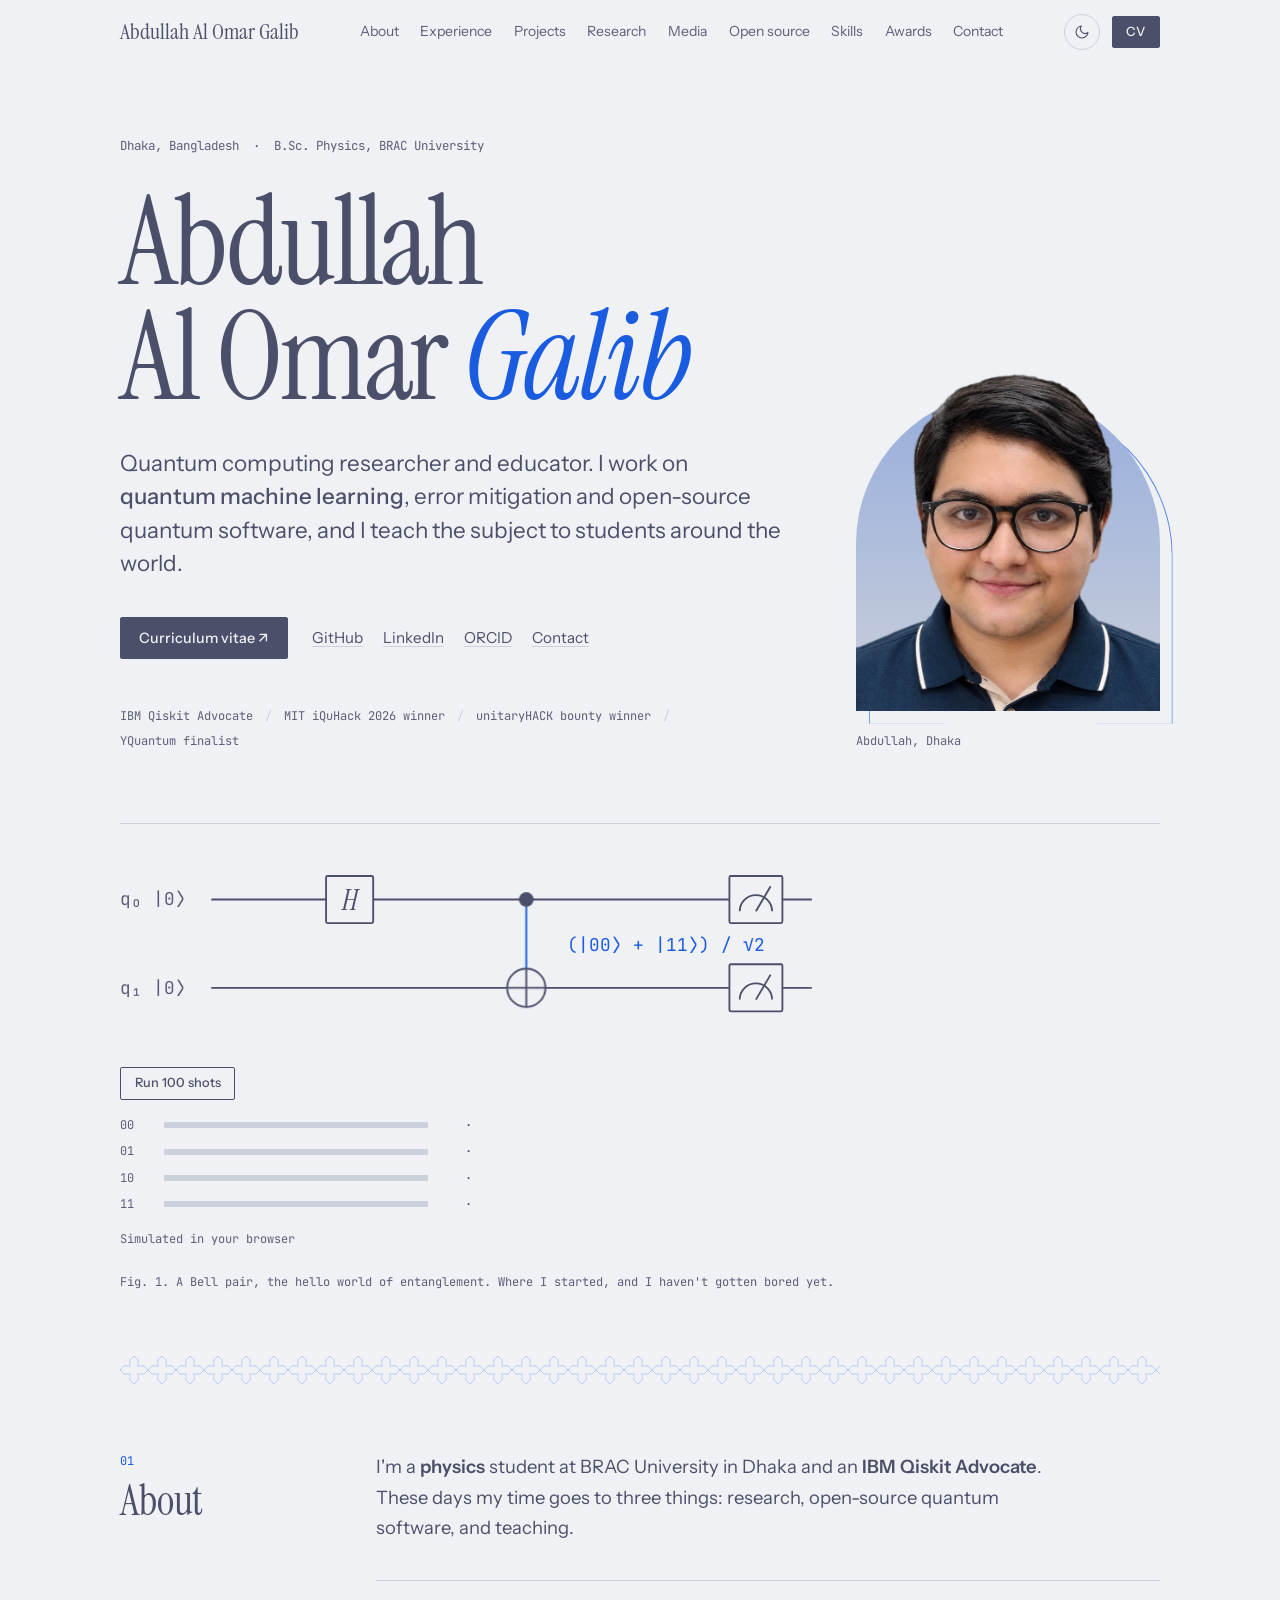
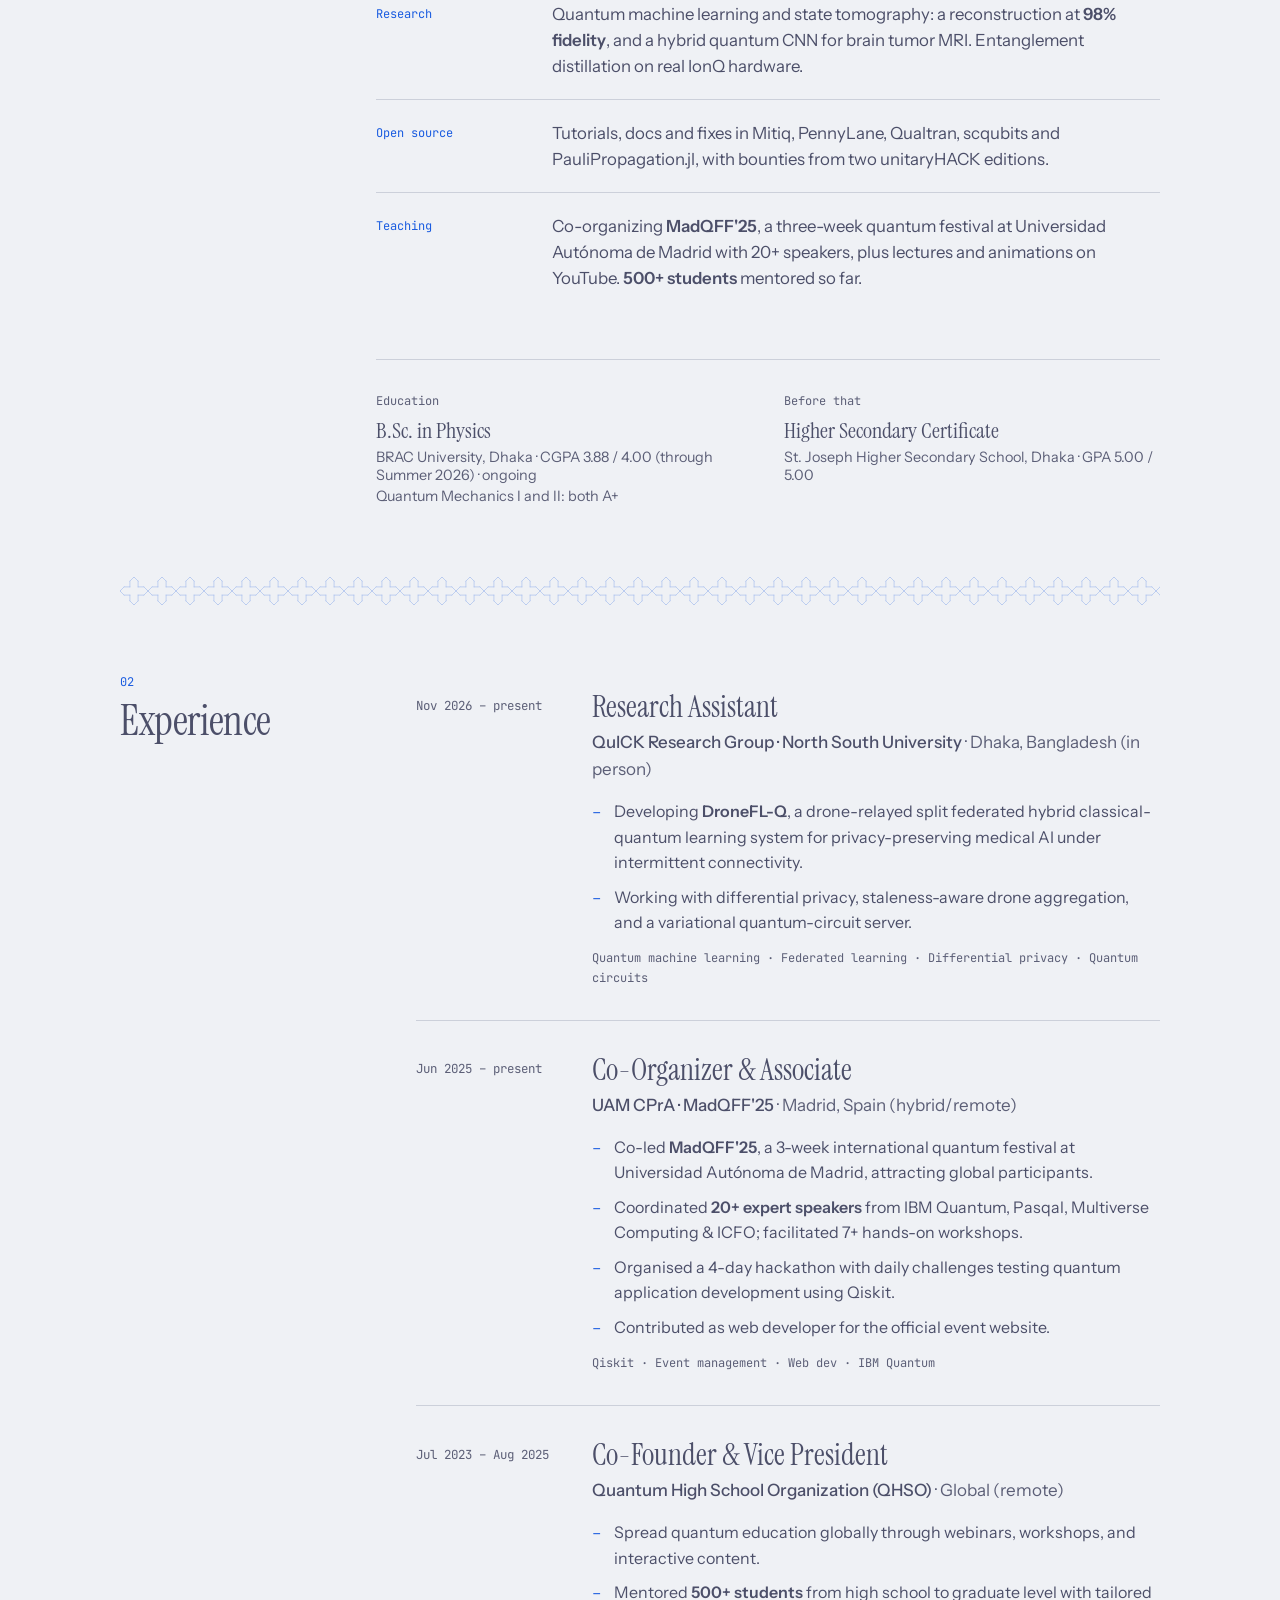
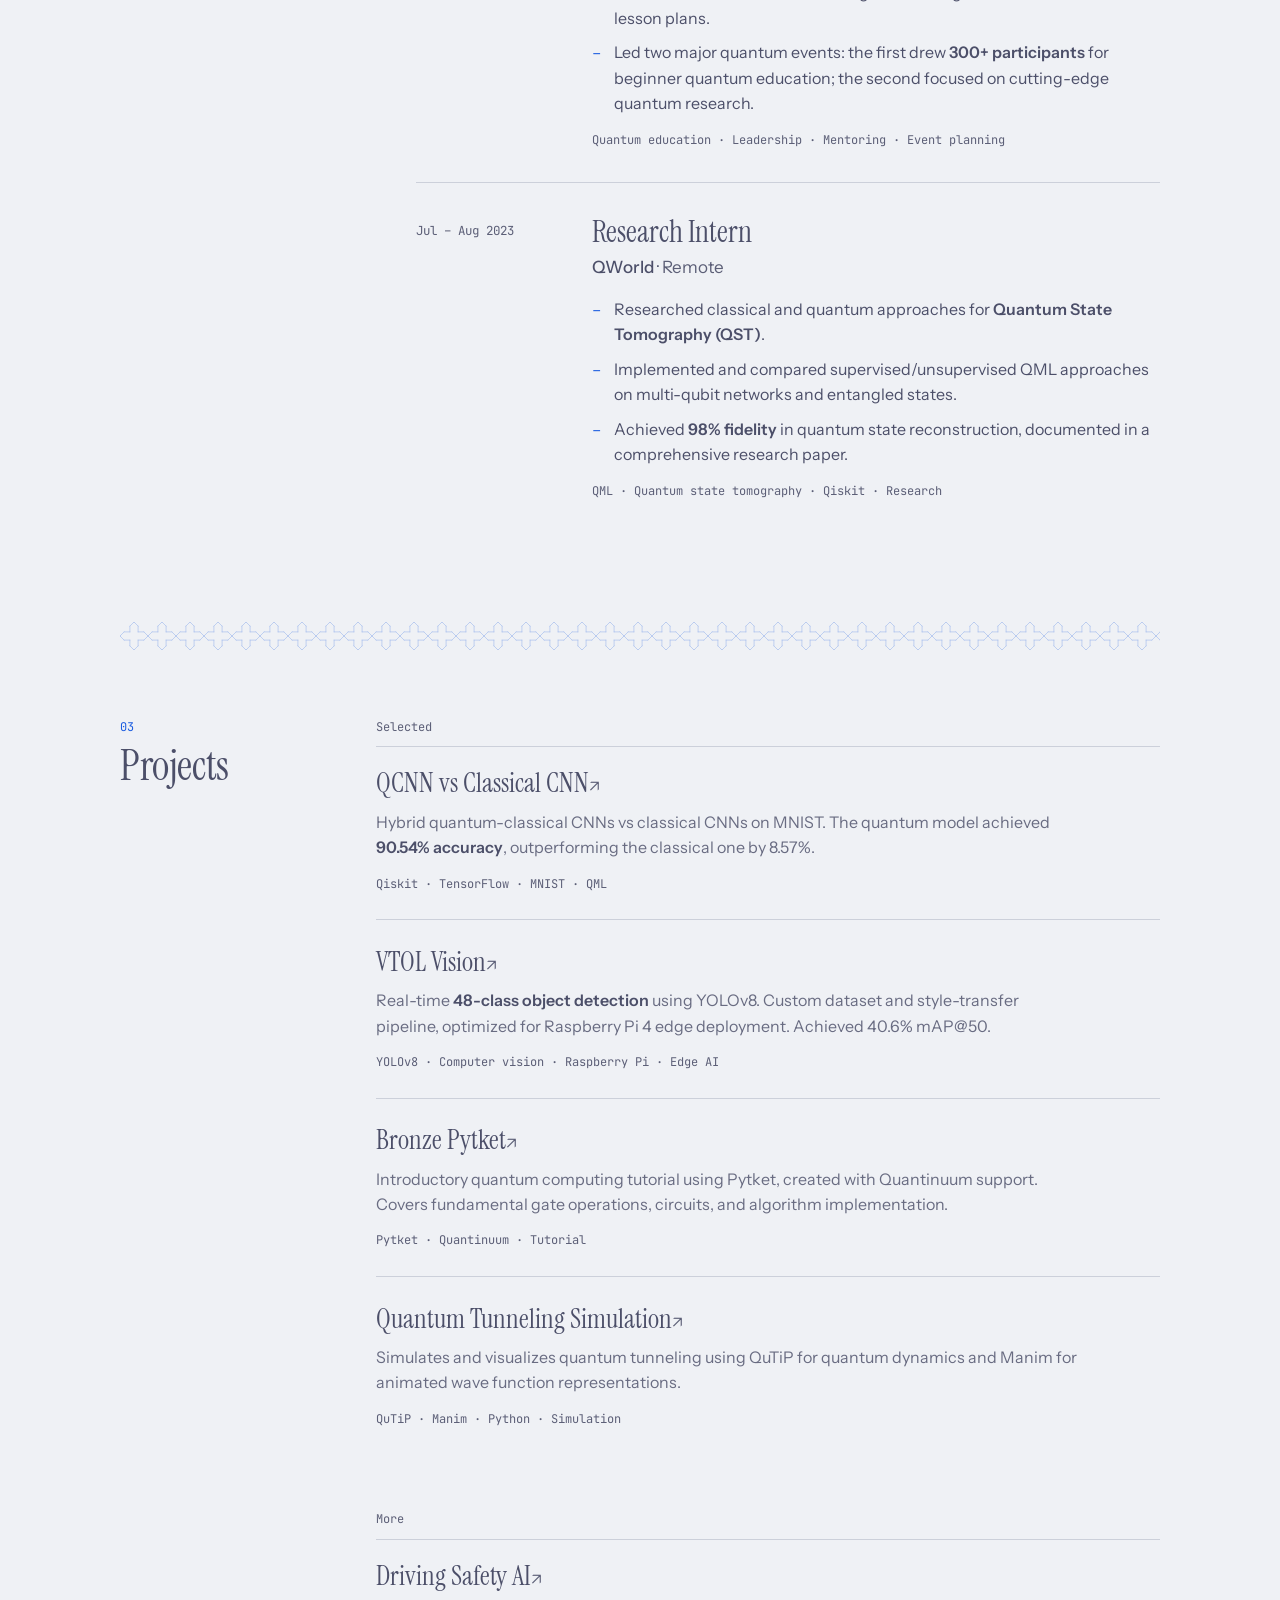
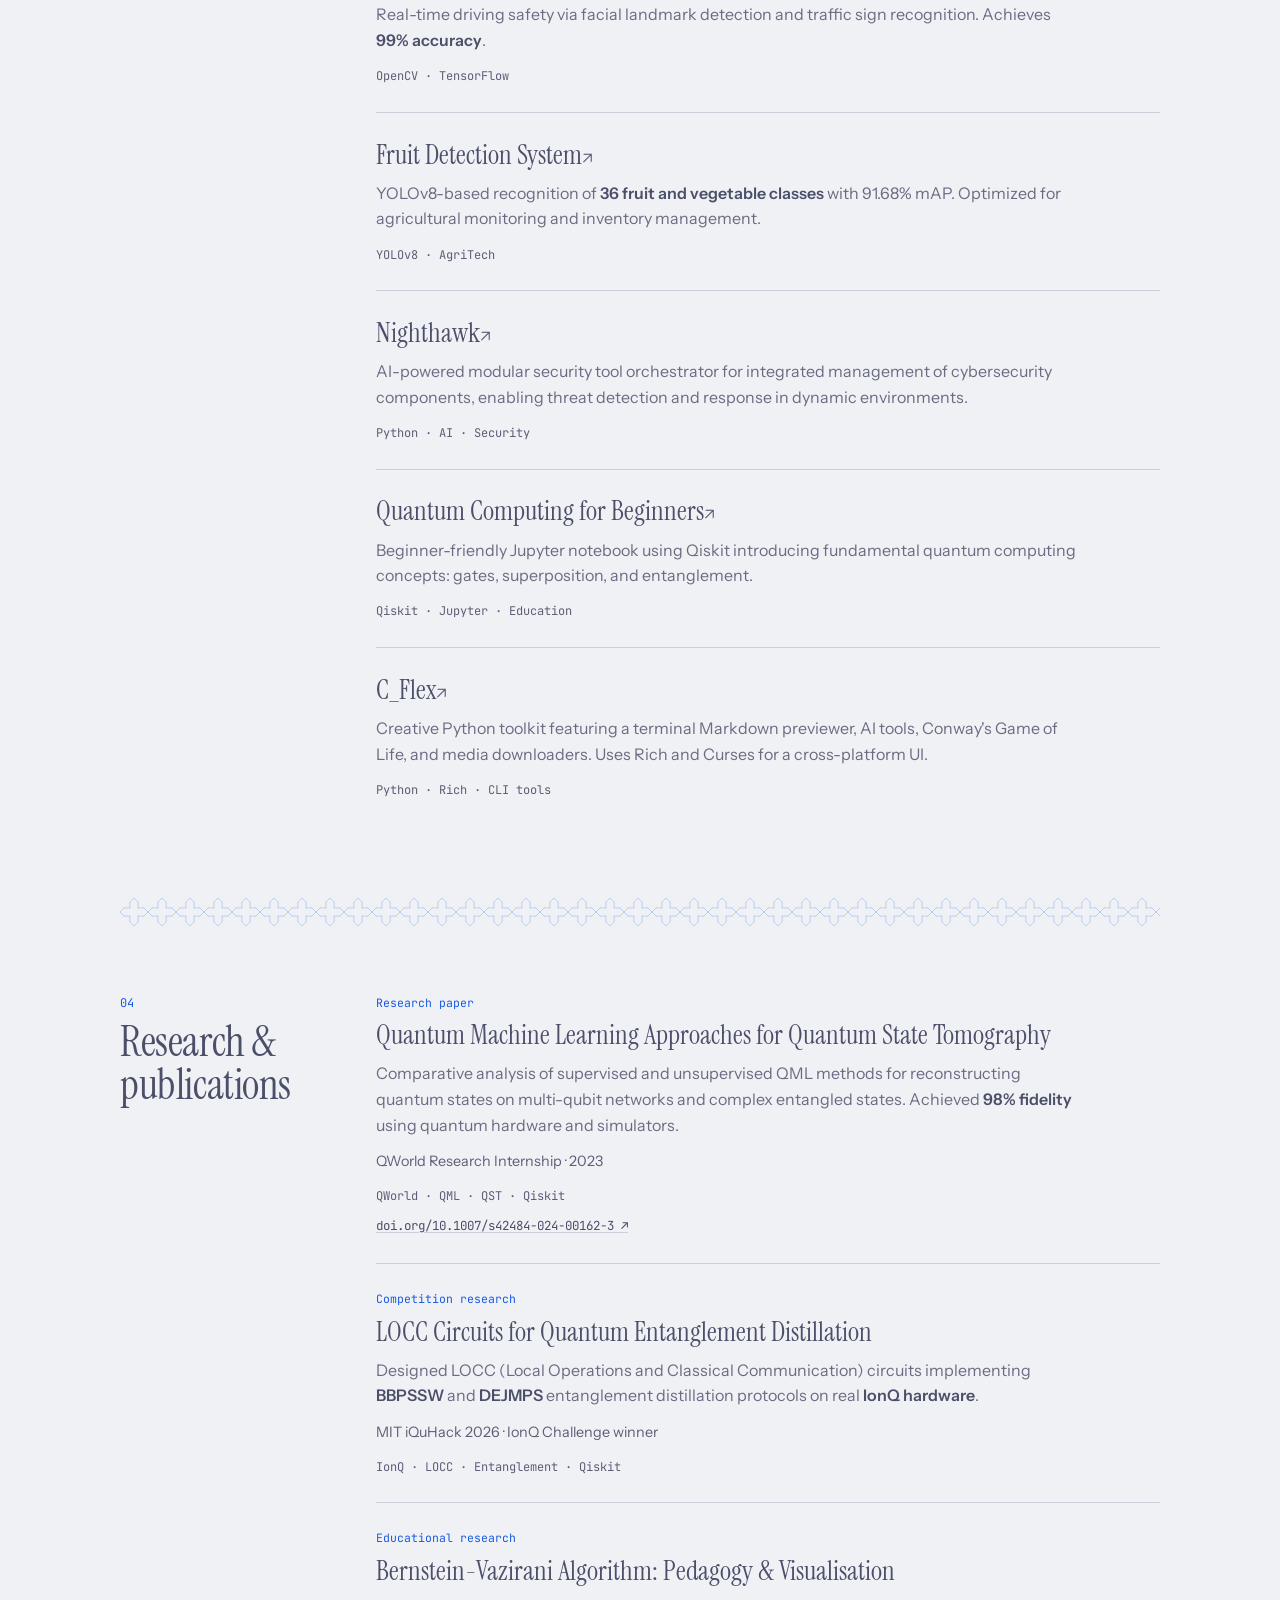
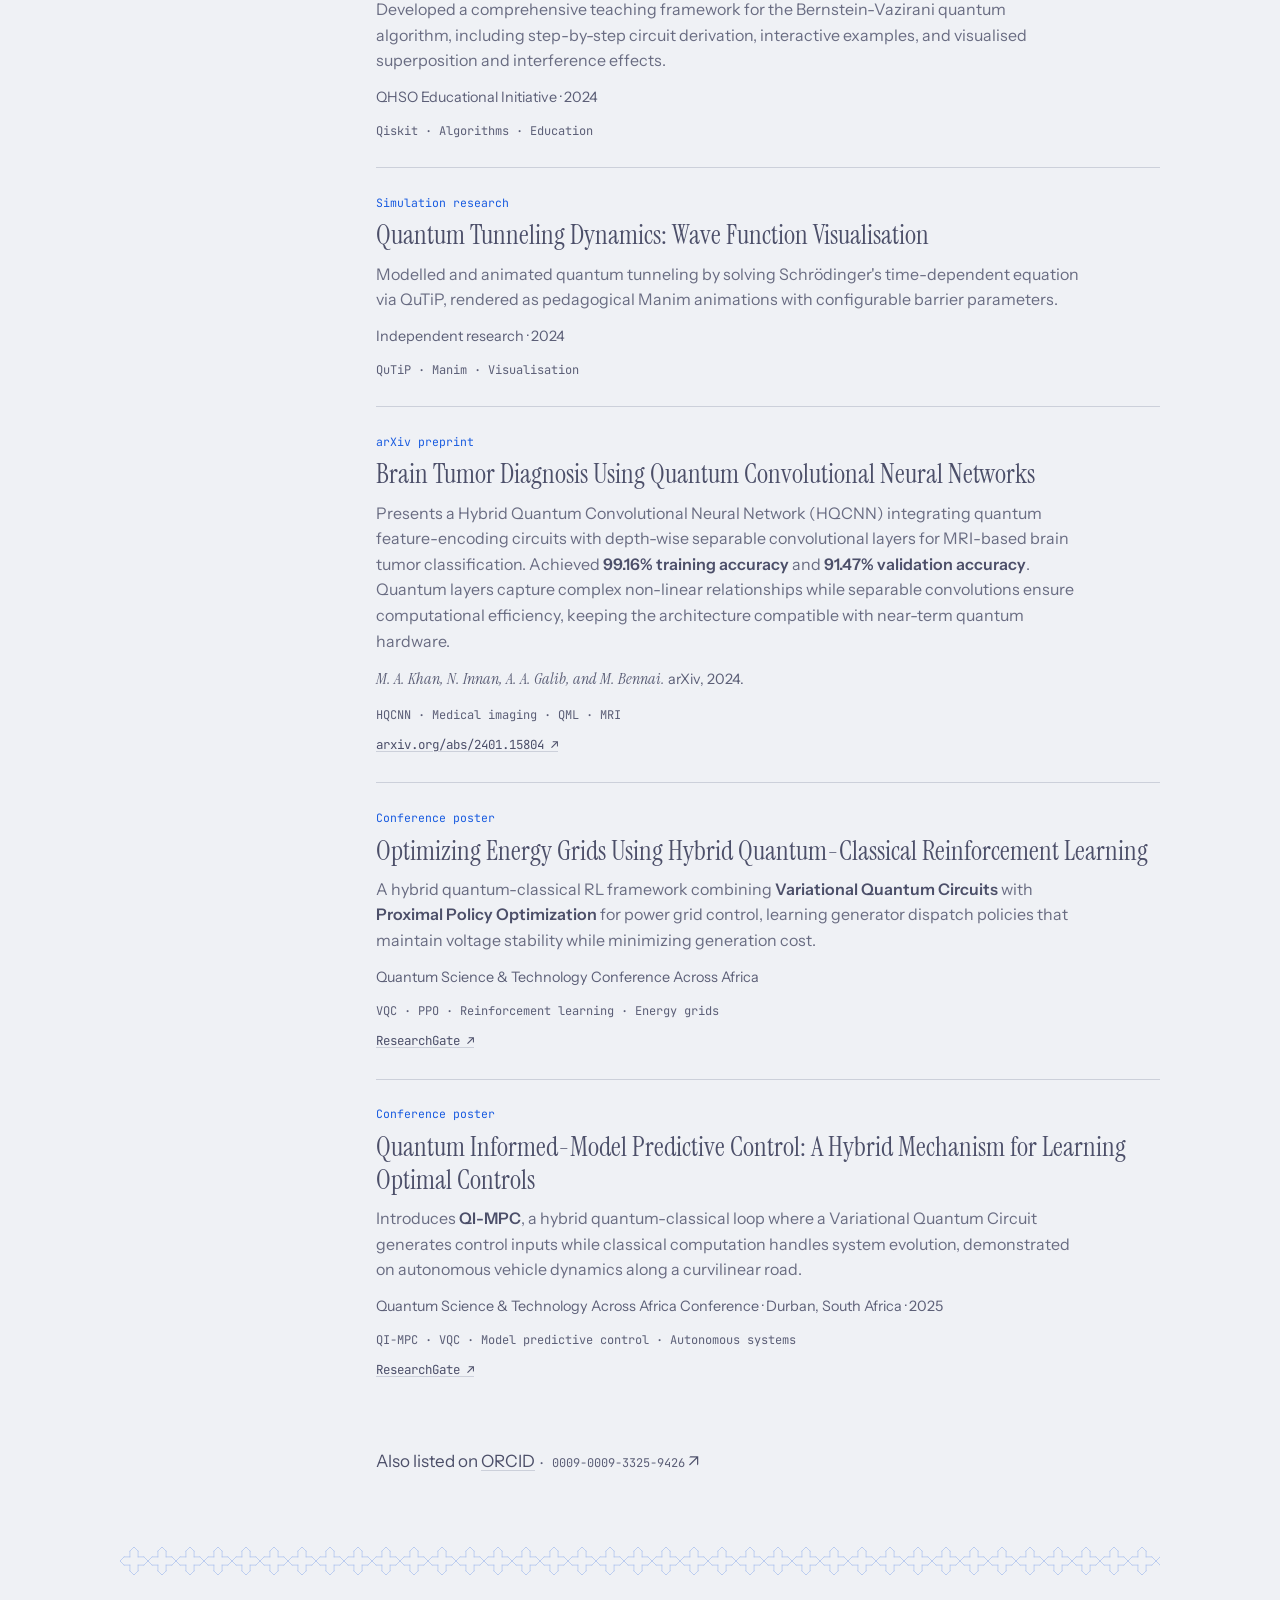
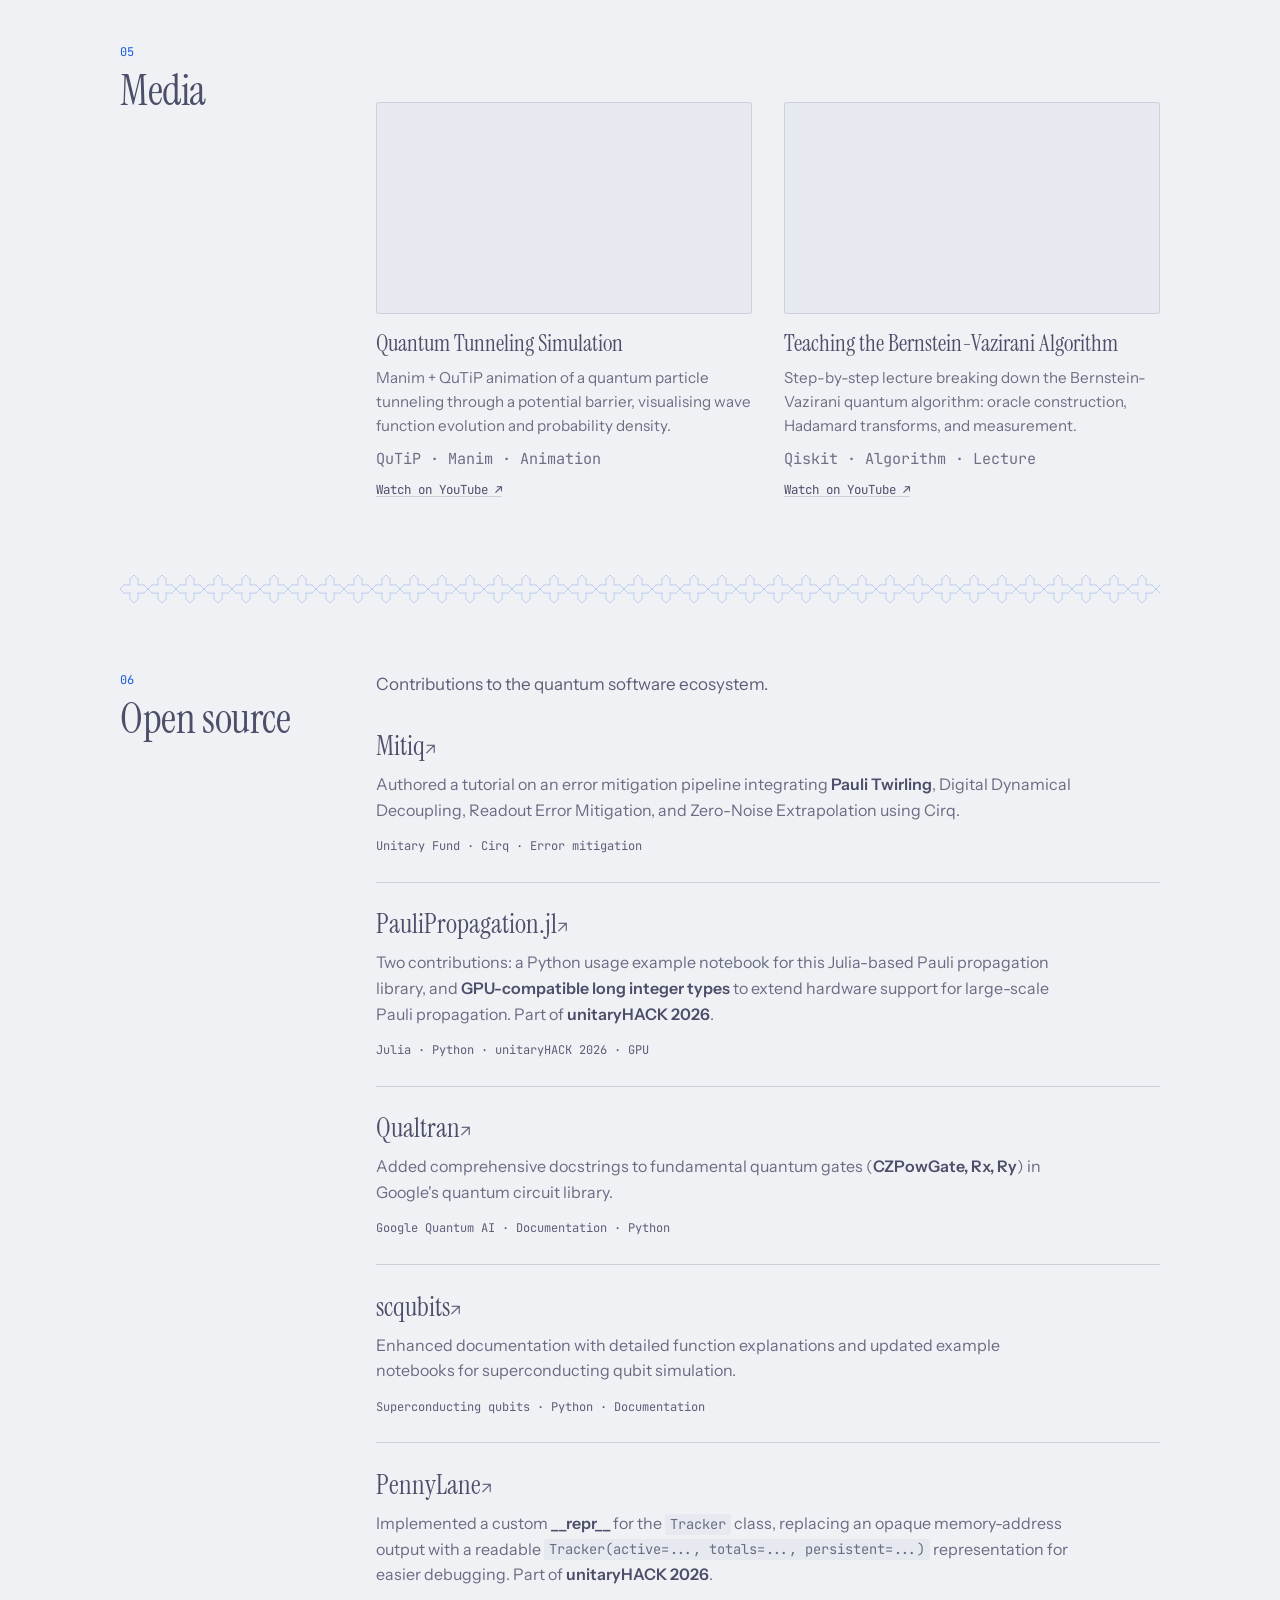
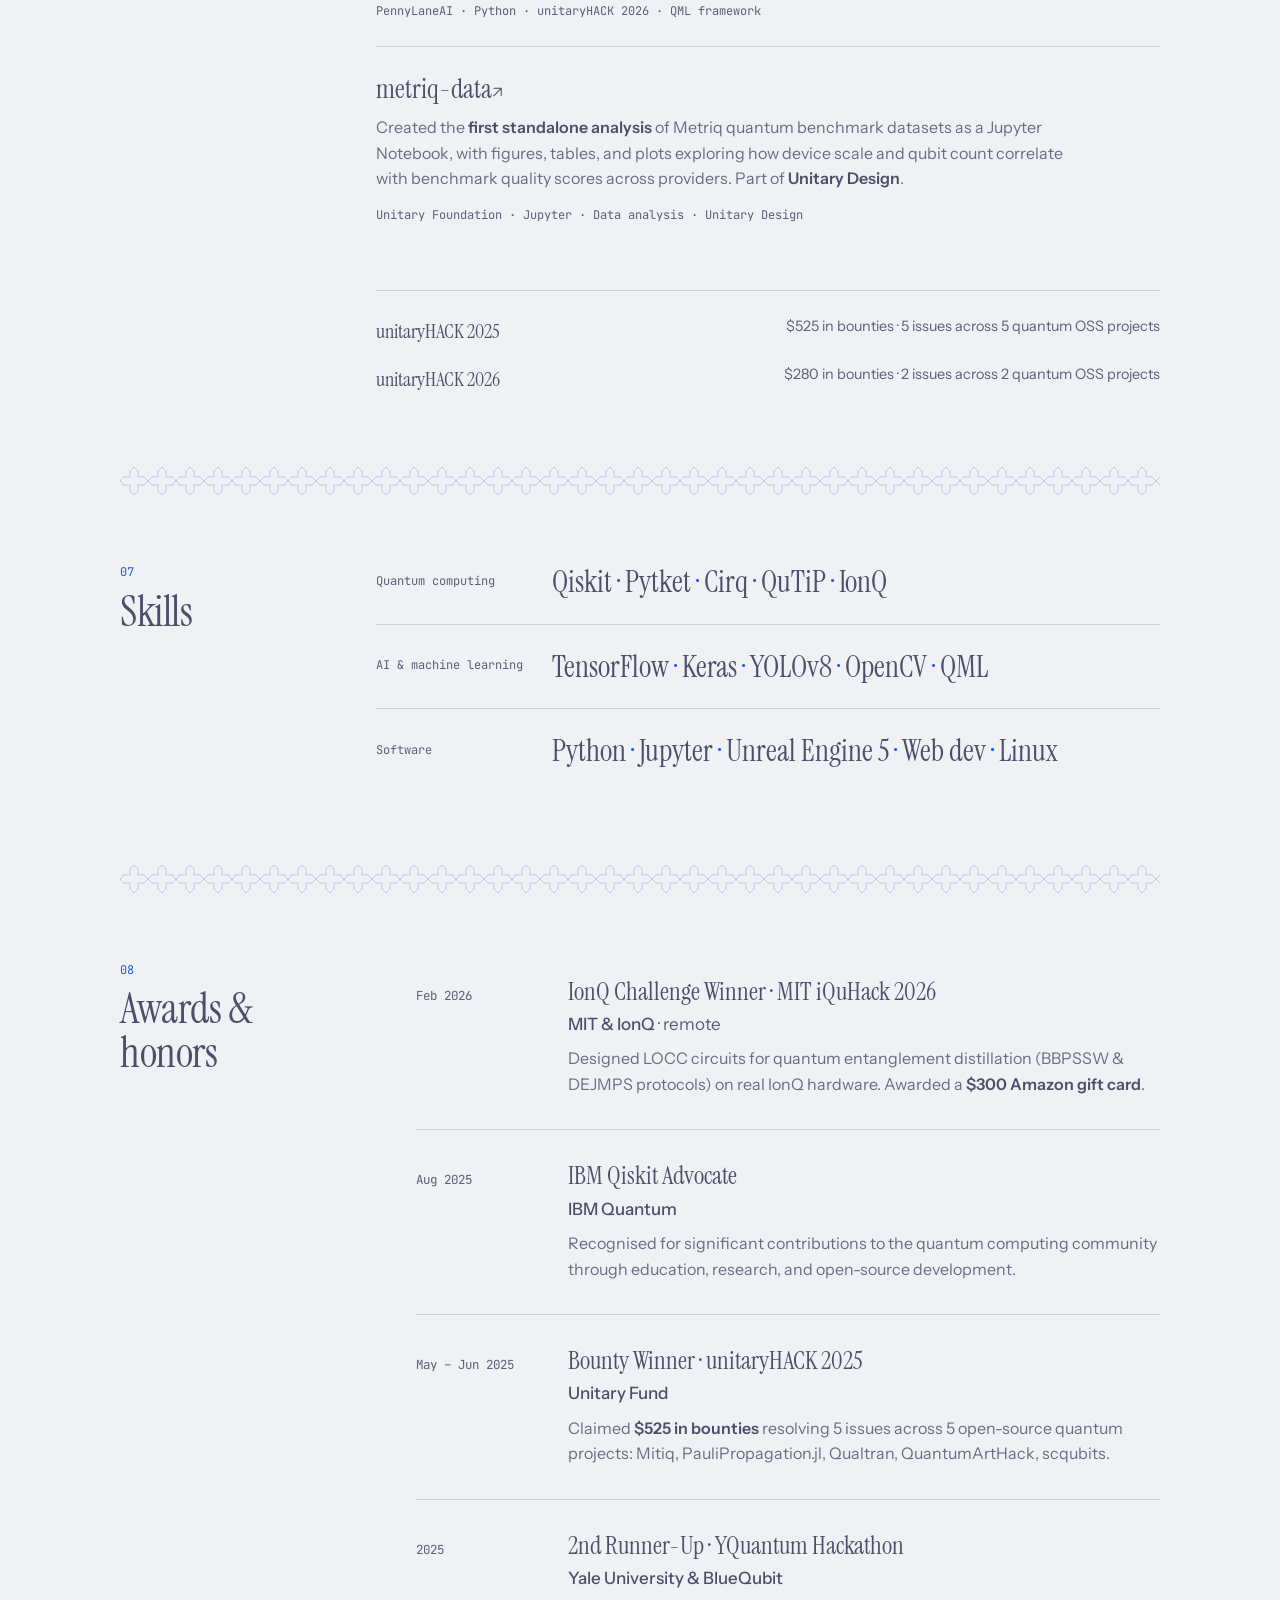
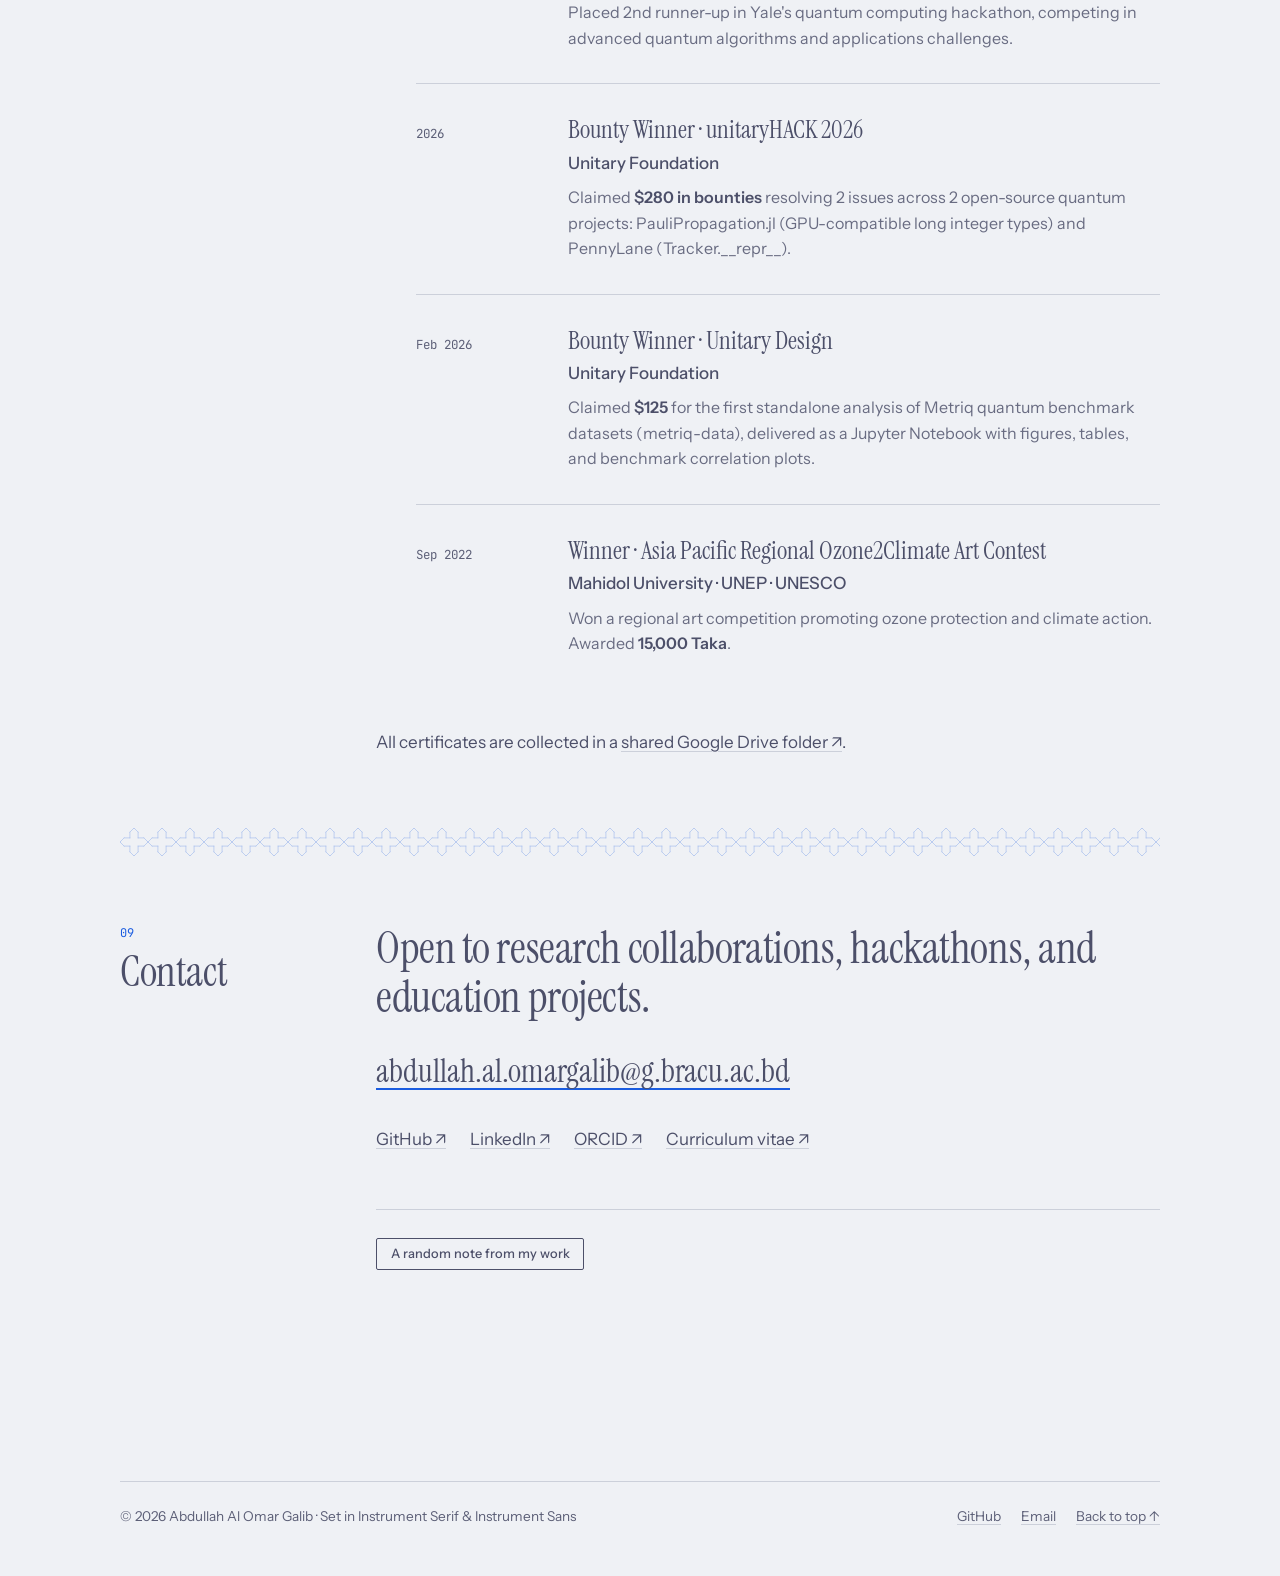
<file: index.html>
<!DOCTYPE html>
<html lang="en">
<head>
  <meta charset="UTF-8" />
  <meta name="viewport" content="width=device-width, initial-scale=1.0" />
  <title>Abdullah Al Omar Galib | Quantum Computing Researcher</title>
  <meta name="description" content="Abdullah Al Omar Galib is a quantum computing researcher and educator based in Dhaka, Bangladesh, working on quantum machine learning, error mitigation and open-source quantum software." />
  <meta name="theme-color" content="#eff1f5" media="(prefers-color-scheme: light)" />
  <meta name="theme-color" content="#1e1e2e" media="(prefers-color-scheme: dark)" />
  <link rel="icon" href="favicon.svg" type="image/svg+xml" />
  <link rel="icon" href="favicon.ico" sizes="48x48" />
  <link rel="apple-touch-icon" href="apple-touch-icon.png" />
  <link rel="canonical" href="https://ahkatlio.github.io/ahkatlio-grid/" />

  <meta property="og:title" content="Abdullah Al Omar Galib" />
  <meta property="og:description" content="Quantum computing researcher and educator, Dhaka." />
  <meta property="og:type" content="website" />
  <meta property="og:url" content="https://ahkatlio.github.io/ahkatlio-grid/" />
  <meta property="og:image" content="https://ahkatlio.github.io/ahkatlio-grid/Images/og.png" />
  <meta property="og:image:width" content="1200" />
  <meta property="og:image:height" content="630" />
  <meta property="og:image:alt" content="Abdullah Al Omar Galib, quantum computing researcher and educator" />
  <meta name="twitter:card" content="summary_large_image" />

  <script type="application/ld+json">
  {
    "@context": "https://schema.org",
    "@type": "Person",
    "name": "Abdullah Al Omar Galib",
    "jobTitle": "Quantum computing researcher",
    "url": "https://ahkatlio.github.io/ahkatlio-grid/",
    "image": "https://ahkatlio.github.io/ahkatlio-grid/Images/photo_cutout.webp",
    "affiliation": { "@type": "CollegeOrUniversity", "name": "BRAC University" },
    "address": { "@type": "PostalAddress", "addressLocality": "Dhaka", "addressCountry": "BD" },
    "sameAs": [
      "https://orcid.org/0009-0009-3325-9426",
      "https://github.com/ahkatlio",
      "https://www.linkedin.com/in/abdullah-al-omar-galib-30b6b1258/"
    ]
  }
  </script>

  <!-- Apply saved theme before first paint to avoid a flash -->
  <script>
    document.documentElement.classList.add('js');
    try {
      var t = localStorage.getItem('theme');
      if (t === 'light' || t === 'dark') document.documentElement.setAttribute('data-theme', t);
    } catch (e) {}
  </script>

  <link rel="preconnect" href="https://fonts.googleapis.com" />
  <link rel="preconnect" href="https://fonts.gstatic.com" crossorigin />
  <link href="https://fonts.googleapis.com/css2?family=Instrument+Sans:wght@400;500;600&family=Instrument+Serif:ital@0;1&family=JetBrains+Mono:wght@400&display=swap" rel="stylesheet" />
  <link rel="stylesheet" href="css/styles.css" />
</head>
<body>
  <a class="skip" href="#main-content">Skip to content</a>

  <!-- Navigation shell (content loaded from sections/nav.html) -->
  <nav id="navbar" aria-label="Primary"></nav>

  <!-- Main content (sections loaded by js/main.js) -->
  <main id="main-content"></main>

  <script src="js/main.js"></script>
</body>
</html>
</file>
<file: css/styles.css>
/* ─────────────────────────────────────────────────────────────
   Design tokens
   One accent, one neutral ramp, three type roles. Everything
   below pulls from these — nothing is invented per-component.
   ───────────────────────────────────────────────────────────── */
/* ─────────────────────────────────────────────────────────────
   Design tokens — Catppuccin Latte (light) / Mocha (dark)
   One accent (Blue), one neutral ramp, three type roles.
   To re-skin the whole site, change --accent (e.g. Mauve, Teal).
   ───────────────────────────────────────────────────────────── */
:root {
  --bg:      #eff1f5;   /* base      */
  --bg-soft: #e6e9ef;   /* mantle    */
  --panel:   #ccd0da;   /* surface0  */
  --ink:     #4c4f69;   /* text      */
  --muted:   #5c5f77;   /* subtext1  */
  --rule:    #ccd0da;   /* surface0  */
  --accent:  #1a5ce0;   /* blue, a notch darker for AA contrast */
  --clay:    #fe640b;   /* peach: the terracotta in the mosaic */

  --serif: 'Instrument Serif', 'Iowan Old Style', Georgia, serif;
  --sans:  'Instrument Sans', system-ui, -apple-system, sans-serif;
  --mono:  'JetBrains Mono', ui-monospace, 'SF Mono', Menlo, monospace;

  --wrap: 1120px;
  --gutter: clamp(1.25rem, 4vw, 2.5rem);
  --radius: 2px;
  color-scheme: light;
}
@media (prefers-color-scheme: dark) {
  :root:not([data-theme="light"]) {
    --bg:      #1e1e2e;
    --bg-soft: #181825;
    --panel:   #313244;
    --ink:     #cdd6f4;
    --muted:   #a6adc8;
    --rule:    #313244;
    --accent:  #89b4fa;
    --clay:    #fab387;
    color-scheme: dark;
  }
}
:root[data-theme="dark"] {
  --bg:      #1e1e2e;
  --bg-soft: #181825;
  --panel:   #313244;
  --ink:     #cdd6f4;
  --muted:   #a6adc8;
  --rule:    #313244;
  --accent:  #89b4fa;
  --clay:    #fab387;
  color-scheme: dark;
}

/* ── Base ── */
*, *::before, *::after { box-sizing: border-box; }
html { scroll-behavior: smooth; -webkit-text-size-adjust: 100%; }
body {
  margin: 0;
  background: var(--bg);
  color: var(--ink);
  font-family: var(--sans);
  font-size: 1.0625rem;
  line-height: 1.6;
  text-rendering: optimizeLegibility;
  -webkit-font-smoothing: antialiased;
  overflow-x: hidden;
}
::selection { background: var(--accent); color: var(--bg); }
img, svg, iframe { display: block; max-width: 100%; }
h1, h2, h3, p, ul, dl, dd, figure { margin: 0; }
ul { padding: 0; list-style: none; }
strong { font-weight: 600; }
section[id] { scroll-margin-top: 4.5rem; }

a {
  color: inherit;
  text-decoration: underline;
  text-decoration-color: var(--rule);
  text-decoration-thickness: 1px;
  text-underline-offset: 0.2em;
  transition: color .2s, text-decoration-color .2s;
}
a:hover { color: var(--accent); text-decoration-color: currentColor; }
:focus-visible { outline: 2px solid var(--accent); outline-offset: 3px; border-radius: 1px; }

.wrap { width: 100%; max-width: var(--wrap); margin-inline: auto; padding-inline: var(--gutter); }
.mono { font-family: var(--mono); font-size: .75rem; color: var(--muted); }

.skip {
  position: absolute; left: var(--gutter); top: -4rem; z-index: 100;
  background: var(--ink); color: var(--bg); padding: .5rem .9rem; text-decoration: none;
}
.skip:focus { top: .75rem; }

/* ── Navigation ── */
#navbar {
  position: fixed; inset: 0 0 auto 0; z-index: 50;
  border-bottom: 1px solid transparent;
  transition: background .3s, border-color .3s;
}
#navbar.scrolled {
  background: color-mix(in srgb, var(--bg) 88%, transparent);
  backdrop-filter: blur(10px);
  border-bottom-color: var(--rule);
}
.nav-inner { display: flex; align-items: center; justify-content: space-between; gap: 1.5rem; height: 4rem; }
.wordmark { font-family: var(--serif); font-size: 1.35rem; text-decoration: none; white-space: nowrap; }
.wordmark:hover { color: var(--accent); }
.nav-links { display: none; gap: 1.35rem; }
.nav-link {
  font-size: .875rem; color: var(--muted); text-decoration: none;
  padding-block: .25rem; border-bottom: 1px solid transparent;
}
.nav-link:hover, .nav-link.active { color: var(--ink); }
.nav-link.active { border-bottom-color: var(--accent); }
.nav-tools { display: flex; align-items: center; gap: .75rem; }
.nav-tools .nav-cv { display: none; }

.icon-btn {
  width: 2.25rem; height: 2.25rem; display: grid; place-items: center;
  background: none; border: 1px solid var(--rule); border-radius: 50%;
  color: var(--ink); cursor: pointer; transition: border-color .2s, color .2s;
}
.icon-btn:hover { border-color: var(--accent); color: var(--accent); }
.icon-btn svg { width: 1rem; height: 1rem; }
.theme-sun { display: none; }
:root[data-theme="dark"] .theme-sun { display: block; }
:root[data-theme="dark"] .theme-moon { display: none; }
@media (prefers-color-scheme: dark) {
  :root:not([data-theme="light"]) .theme-sun { display: block; }
  :root:not([data-theme="light"]) .theme-moon { display: none; }
}

.menu-toggle { background: none; border: 0; color: var(--ink); padding: .5rem; cursor: pointer; font: inherit; font-size: .875rem; }
#mobile-menu {
  background: var(--bg); border-bottom: 1px solid var(--rule);
  max-height: 0; overflow: hidden; transition: max-height .35s ease; visibility: hidden;
}
#mobile-menu.open { max-height: 30rem; visibility: visible; }
#mobile-menu .wrap { display: flex; flex-direction: column; gap: .15rem; padding-block: .75rem 1.25rem; }
#mobile-menu .nav-link { font-size: 1.05rem; padding-block: .5rem; border-bottom: 0; }

@media (min-width: 1080px) {
  .nav-links { display: flex; }
  .nav-tools .nav-cv { display: inline-flex; }
  .menu-toggle { display: none; }
  #mobile-menu { display: none; }
}

/* ── Buttons ── */
.btn {
  display: inline-flex; align-items: center; gap: .5rem;
  font: 500 .9rem/1 var(--sans); padding: .8rem 1.15rem;
  background: var(--ink); color: var(--bg); border: 1px solid var(--ink);
  border-radius: var(--radius); text-decoration: none; cursor: pointer;
  transition: background .2s, border-color .2s, color .2s;
}
.btn:hover { background: var(--accent); border-color: var(--accent); color: var(--bg); }
.btn-quiet { background: transparent; color: var(--ink); }
.btn-quiet:hover { background: transparent; color: var(--accent); }
.btn-sm { padding: .55rem .85rem; font-size: .8rem; }

/* ── Hero ── */
#hero { padding: 8.5rem 0 4rem; }
.hero-grid { display: grid; gap: 3rem; align-items: end; }
.eyebrow { font-family: var(--mono); font-size: .78rem; color: var(--muted); margin-bottom: 1.75rem; }
.hero-name {
  font-family: var(--serif); font-weight: 400;
  font-size: clamp(3.4rem, 10vw, 7.75rem);
  line-height: .93; letter-spacing: -.025em;
}
.hero-name em { color: var(--accent); }
.hero-lede { font-size: clamp(1.15rem, 2vw, 1.4rem); line-height: 1.5; max-width: 34em; margin-top: 2rem; }
.hero-lede strong { font-weight: 500; }
.hero-actions { display: flex; flex-wrap: wrap; align-items: center; gap: .9rem 1.5rem; margin-top: 2.25rem; }
.hero-links { display: flex; gap: 1.25rem; font-size: .95rem; }
.recognition {
  display: flex; flex-wrap: wrap; gap: .35rem 0; margin-top: 3rem;
  font-family: var(--mono); font-size: .75rem; color: var(--muted);
}
.recognition li:not(:last-child)::after { content: '/'; margin-inline: .75rem; color: var(--rule); }

/* Cut-out portrait: the head breaks out of an arch, bottom edges aligned */
.portrait { max-width: 20rem; }
.portrait-wrap { position: relative; aspect-ratio: 700 / 825; isolation: isolate; }
.portrait-arch {
  position: absolute; inset: 11% 0 0 0; z-index: -1;
  border-radius: 999px 999px var(--radius) var(--radius);
  background: linear-gradient(to top, var(--panel), color-mix(in srgb, var(--accent) 30%, var(--panel)));
}
.portrait-wrap::before {                          /* offset hairline arch */
  content: ''; position: absolute; inset: 11% 0 0 0; z-index: -2;
  transform: translate(.8rem, .8rem);
  border: 1px solid var(--accent); border-bottom: 0;
  border-radius: 999px 999px 0 0; opacity: .7;
}
.portrait img { position: absolute; inset: 0; width: 100%; height: 100%; object-fit: contain; object-position: bottom; }
.portrait figcaption { margin-top: 1.3rem; }

@media (min-width: 900px) {
  .hero-grid { grid-template-columns: minmax(0, 1fr) 19rem; gap: 4.5rem; }
  .portrait { justify-self: end; width: 100%; }
}

/* Circuit figure: a real Bell-state circuit, drawn like a figure in a paper */
.figure { margin-top: 4.5rem; padding-top: 1.5rem; border-top: 1px solid var(--rule); }
.circuit { width: 100%; max-width: 46rem; height: auto; overflow: visible; color: var(--ink); }
.circuit .wire, .circuit .stroke { stroke: currentColor; stroke-width: 1.25; fill: none; }
.circuit .gate { fill: var(--bg); stroke: currentColor; stroke-width: 1.25; }
.circuit .dot { fill: currentColor; }
.circuit text { fill: currentColor; font-family: var(--serif); font-size: 20px; }
.circuit .lbl { font-family: var(--mono); font-size: 12px; fill: var(--muted); }
.circuit .accent { stroke: var(--accent); }
.circuit .out { font-family: var(--mono); font-size: 12px; fill: var(--accent); }
.shots { max-width: 46rem; margin-top: 1.75rem; display: grid; gap: 1rem; justify-items: start; }
.hist { width: min(100%, 22rem); display: grid; gap: .45rem; }
.hist li { display: grid; grid-template-columns: 2rem 1fr 2rem; align-items: center; gap: .75rem; }
.hist .track { height: 6px; background: var(--rule); border-radius: 1px; overflow: hidden; }
.hist i { display: block; height: 100%; width: 0; background: var(--accent); transition: width .6s cubic-bezier(.3,.6,.2,1); }
.hist .n { text-align: right; color: var(--ink); }
.shots-note { margin: 0; }
.figure figcaption { margin-top: 1.5rem; max-width: 46rem; }
@media (prefers-reduced-motion: no-preference) {
  .circuit .wire { stroke-dasharray: 800; stroke-dashoffset: 800; animation: draw 1.6s .3s cubic-bezier(.3,.6,.2,1) forwards; }
  .circuit .part { opacity: 0; animation: appear .5s forwards; }
  .circuit .p1 { animation-delay: .9s; } .circuit .p2 { animation-delay: 1.2s; } .circuit .p3 { animation-delay: 1.5s; }
}
@keyframes draw { to { stroke-dashoffset: 0; } }
@keyframes appear { to { opacity: 1; } }

/* ── Sections ── */
.section { padding-block: 0 4.5rem; }
.section::before {                                  /* tile band */
  content: ''; display: block; height: 1.75rem; margin: 0 auto 4.25rem;
  width: min(calc(100% - 2 * var(--gutter)), calc(var(--wrap) - 2 * var(--gutter)));
  background: var(--accent); opacity: .4;
  -webkit-mask: url(../Images/girih.svg) 0 0 / 1.75rem repeat-x; mask: url(../Images/girih.svg) 0 0 / 1.75rem repeat-x;
}
.section-grid { display: grid; gap: 2rem; }
.section-head { align-self: start; }
.section-no { display: block; font-family: var(--mono); font-size: .75rem; color: var(--accent); margin-bottom: .5rem; }
.section-head h2 { font-family: var(--serif); font-weight: 400; font-size: clamp(2rem, 4vw, 2.6rem); line-height: 1.05; letter-spacing: -.01em; }
.section-intro { color: var(--muted); max-width: 36em; margin-bottom: 2rem; }
@media (min-width: 900px) {
  .section-grid { grid-template-columns: 13rem minmax(0, 1fr); gap: 3rem; }
  .section-head { position: sticky; top: 6rem; }
}

/* ── Prose ── */
.prose p { font-size: 1.15rem; line-height: 1.65; max-width: 38em; }
.prose p + p { margin-top: 1.25rem; }
.prose strong { font-weight: 600; }

.tracks { margin-top: 2.25rem; }
.tracks > div { display: grid; gap: .4rem; padding-block: 1.25rem; border-top: 1px solid var(--rule); }
.tracks dt { font-family: var(--mono); font-size: .75rem; color: var(--accent); padding-top: .3rem; }
.tracks dd { font-size: 1.05rem; line-height: 1.55; max-width: 40em; }
.tracks dd strong { font-weight: 600; }
@media (min-width: 700px) { .tracks > div { grid-template-columns: 9.5rem minmax(0, 1fr); gap: 1.5rem; } }

.facts { display: grid; gap: 1.75rem; margin-top: 3rem; padding-top: 2rem; border-top: 1px solid var(--rule); }
.facts dt { font-family: var(--mono); font-size: .75rem; color: var(--muted); margin-bottom: .35rem; }
.facts dd { font-family: var(--serif); font-size: 1.4rem; line-height: 1.25; }
.facts dd span { display: block; font-family: var(--sans); font-size: .9rem; color: var(--muted); margin-top: .2rem; }
@media (min-width: 640px) { .facts { grid-template-columns: 1fr 1fr; gap: 2rem; } }

/* ── Ruled lists (projects, research, contributions, awards) ── */
.rows > li { position: relative; padding-block: 1.6rem; border-top: 1px solid var(--rule); }
.rows > li:first-child { border-top: 0; padding-top: 0; }
.item-title { font-family: var(--serif); font-weight: 400; font-size: clamp(1.4rem, 2.4vw, 1.7rem); line-height: 1.2; }
.item-title a { text-decoration: none; }
.item-title a::before { content: ''; position: absolute; inset: 0; }     /* whole row is the hit area */
.item-title a::after { content: ' ↗'; font-family: var(--sans); font-size: .6em; color: var(--muted); display: inline-block; transition: transform .2s, color .2s; }
.rows > li:hover .item-title a { color: var(--accent); }
.rows > li:hover .item-title a::after { transform: translate(2px, -2px); color: var(--accent); }
.item-desc { color: color-mix(in srgb, var(--ink) 82%, var(--bg)); margin-top: .6rem; max-width: 44em; font-size: 1rem; }
.item-desc strong { color: var(--ink); }
.item-meta { margin-top: .85rem; }
.item-kicker { font-family: var(--mono); font-size: .72rem; color: var(--accent); margin-bottom: .45rem; }
.item-venue { font-size: .9rem; color: var(--muted); margin-top: .75rem; }
.item-venue em { font-family: var(--serif); font-size: 1.02rem; }
.link-mono { display: inline-block; margin-top: .6rem; font-family: var(--mono); font-size: .78rem; position: relative; z-index: 1; overflow-wrap: anywhere; }
.link-mono + .link-mono { margin-left: 1.25rem; }

.group-label { margin: 0 0 1.25rem; padding-bottom: .6rem; border-bottom: 1px solid var(--rule); }
.group-label:not(:first-child) { margin-top: 3.5rem; }

/* ── Experience / awards: date column + body ── */
.timeline > li { display: grid; gap: .5rem; padding-block: 2rem; border-top: 1px solid var(--rule); }
.timeline > li:first-child { border-top: 0; padding-top: 0; }
.timeline .when { font-family: var(--mono); font-size: .78rem; color: var(--muted); padding-top: .4rem; }
.timeline .role { font-family: var(--serif); font-weight: 400; font-size: clamp(1.5rem, 2.6vw, 1.85rem); line-height: 1.15; }
.timeline .org { margin-top: .3rem; font-weight: 500; }
.timeline .org span { font-weight: 400; color: var(--muted); }
.dashes { margin-top: 1rem; display: grid; gap: .55rem; max-width: 44em; font-size: 1rem; }
.dashes li { padding-left: 1.4rem; position: relative; }
.dashes li::before { content: '–'; position: absolute; left: 0; color: var(--accent); }
.dashes strong { color: var(--ink); }
.awards > li { align-items: baseline; }
.awards .role { font-size: clamp(1.3rem, 2.2vw, 1.55rem); }
.awards p.item-desc { margin-top: .5rem; }
@media (min-width: 700px) {
  .timeline > li { grid-template-columns: 9.5rem minmax(0, 1fr); gap: 1.5rem; }
  .awards > li { grid-template-columns: 8rem minmax(0, 1fr); }
}

/* ── Media ── */
.media-grid { display: grid; gap: 2.5rem 2rem; }
.video { position: relative; aspect-ratio: 16 / 9; background: var(--bg-soft); border: 1px solid var(--rule); border-radius: var(--radius); overflow: hidden; }
.video iframe { position: absolute; inset: 0; width: 100%; height: 100%; border: 0; }
.media-item h3 { font-family: var(--serif); font-weight: 400; font-size: 1.45rem; line-height: 1.2; margin-top: 1rem; }
.media-item p { margin-top: .5rem; font-size: .95rem; color: color-mix(in srgb, var(--ink) 80%, var(--bg)); }
@media (min-width: 760px) { .media-grid { grid-template-columns: 1fr 1fr; } }

/* ── Bounty summary ── */
.ledger { margin-top: 2.5rem; padding-top: 1.5rem; border-top: 1px solid var(--rule); display: grid; gap: 1rem; }
.ledger div { display: flex; flex-wrap: wrap; justify-content: space-between; gap: .25rem 1.5rem; }
.ledger dt { font-family: var(--serif); font-size: 1.25rem; }
.ledger dd { font-size: .9rem; color: var(--muted); }

/* ── Skills ── */
.skills > div { display: grid; gap: .35rem; padding-block: 1.4rem; border-top: 1px solid var(--rule); }
.skills > div:first-child { border-top: 0; padding-top: 0; }
.skills dt { font-family: var(--mono); font-size: .75rem; color: var(--muted); padding-top: .55rem; }
.skills dd { font-family: var(--serif); font-size: clamp(1.4rem, 2.6vw, 1.85rem); line-height: 1.3; }
.skills dd span + span::before { content: ' · '; color: var(--accent); }
@media (min-width: 700px) { .skills > div { grid-template-columns: 9.5rem minmax(0, 1fr); gap: 1.5rem; } }

/* ── Connect ── */
.connect-lede { font-family: var(--serif); font-size: clamp(1.8rem, 4vw, 2.75rem); line-height: 1.12; letter-spacing: -.01em; max-width: 18em; }
.connect-mail { display: inline-block; margin-top: 1.5rem; font-family: var(--serif); font-size: clamp(1.2rem, 3.2vw, 2rem); overflow-wrap: anywhere; text-decoration-color: var(--accent); text-decoration-thickness: 1.5px; }
.connect-links { display: flex; flex-wrap: wrap; gap: .75rem 1.5rem; margin-top: 1.75rem; }
.fact-box { margin-top: 3.5rem; padding-top: 1.75rem; border-top: 1px solid var(--rule); }
#fact-text { font-family: var(--serif); font-style: italic; font-size: 1.35rem; line-height: 1.35; max-width: 32em; min-height: 5.5em; margin-top: 1.25rem; opacity: 0; transform: translateY(6px); transition: opacity .4s, transform .4s; }
#fact-text.show { opacity: 1; transform: none; }

/* ── Footer ── */
footer { padding-block: 0 3rem; }
.foot { padding-top: 1.5rem; border-top: 1px solid var(--rule); }
.foot { display: flex; flex-wrap: wrap; justify-content: space-between; gap: 1rem 2rem; font-size: .85rem; color: var(--muted); }
.foot a { color: inherit; }
.foot a:hover { color: var(--accent); }
.foot-links { display: flex; gap: 1.25rem; }

/* ── Scroll reveal (progressive: content is visible without JS) ── */
@media (prefers-reduced-motion: no-preference) {
  .js .reveal { opacity: 0; transform: translateY(10px); transition: opacity .6s ease, transform .6s ease; }
  .js .reveal.visible { opacity: 1; transform: none; }
}
@media (prefers-reduced-motion: reduce) { html { scroll-behavior: auto; } }

/* ── Print: it's a CV-adjacent page, people print it ── */
@media print {
  #navbar, .figure, .fact-box, .icon-btn { display: none; }
  body { background: #fff; color: #000; }
  .section { padding-block: 1.5rem; break-inside: avoid-page; }
}

code { font-family: var(--mono); font-size: .86em; background: var(--bg-soft); padding: .1em .35em; border-radius: var(--radius); }
</file>
